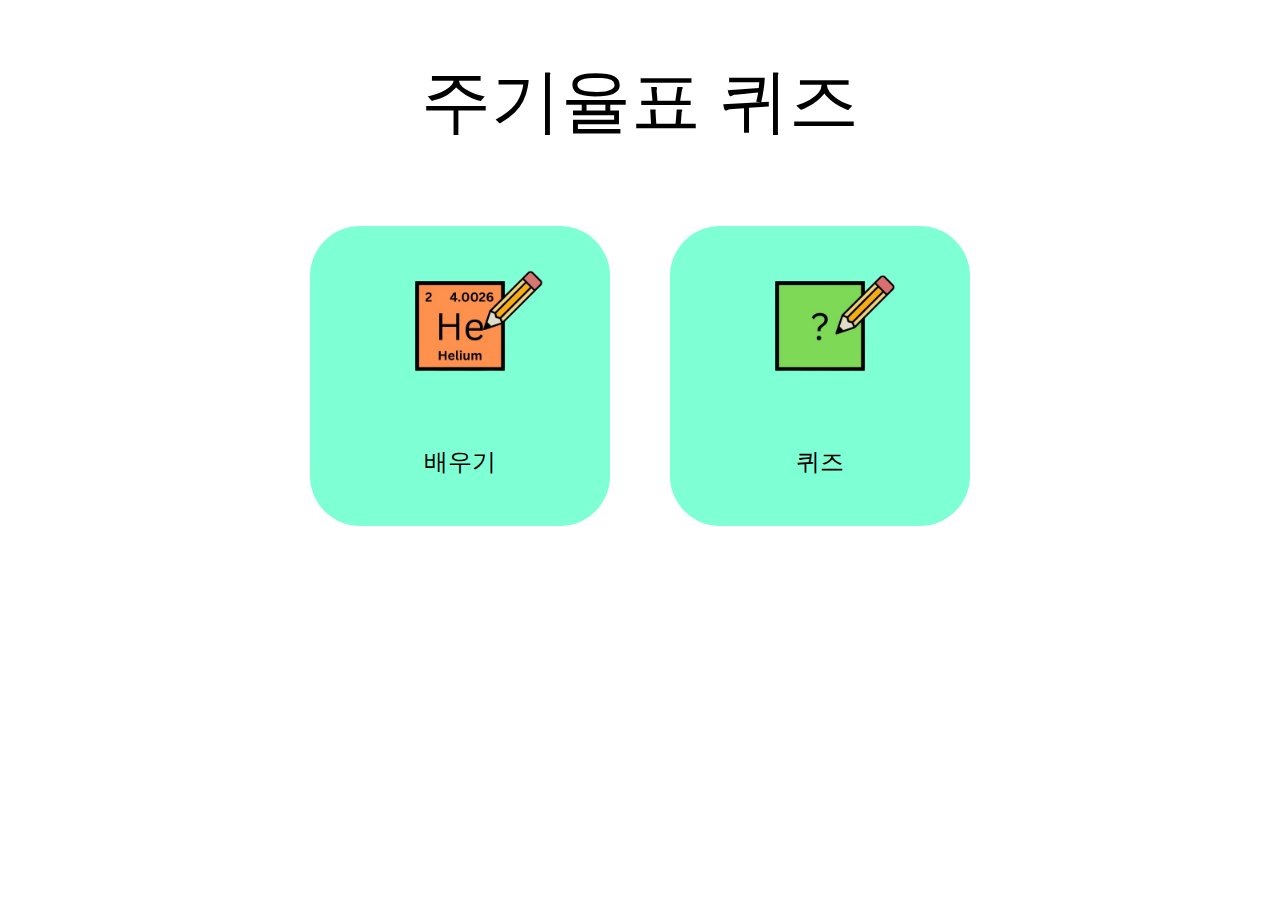
<file: index.html>
<!DOCTYPE html>
<html lang="ko-KR">
<head>
    <meta charset="UTF-8">
    <meta http-equiv="X-UA-Compatible" content="IE=edge">
    <meta name="viewport" content="width=device-width, initial-scale=1.0">
    <title>주기율표 퀴즈</title>
    <link rel="stylesheet" href="style.css">
</head>
<body>
    <h1 class="title">주기율표 퀴즈</h1>
    <div class="container">
        <div class="entry" id="learnEntry">
            <img src="Images/Learn.png" alt="주기율표 배우기 이미지" />
            <h2>배우기</h2>
        </div>
        <div onclick="location.href = 'quizz.html';" class="entry" id="quizEntry">
            <img src="Images/Quiz.png" alt="주기율표 퀴즈 이미지" />
            <h2>퀴즈</h2>
        </div>
    </div>
    <script src="script.js"></script>
</body>
</html>
</file>
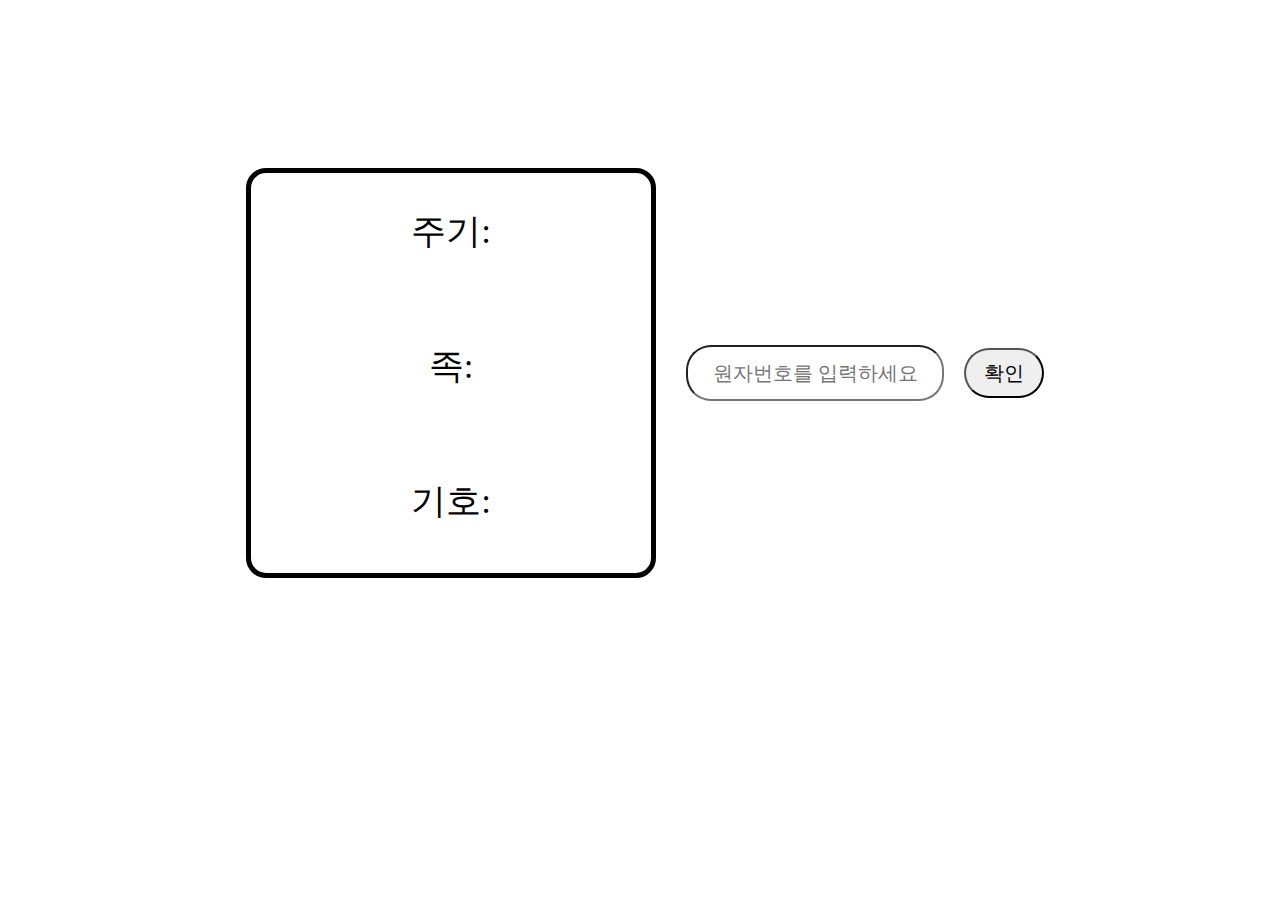
<file: numberQuiz.html>
<!DOCTYPE html>
<html lang="ko-KR">
<head>
    <meta charset="UTF-8">
    <meta http-equiv="X-UA-Compatible" content="IE=edge">
    <meta name="viewport" content="width=device-width, initial-scale=1.0">
    <title>주기율표 퀴즈</title>
    <link rel="stylesheet" href="style.css">
</head>
<body>
    <p class="title" id="result"</p>
    <div class="container">
        <div id="question">
            <h3 class="questionDetail" id="period">주기:</h3><br/>
            <h3 class="questionDetail" id="group">족:</h3><br/>
            <h3 class="questionDetail" id="symbol">기호:</h3>
        </div>
            <form>
                <input id="answer" type="text" placeholder="원자번호를 입력하세요" />
                <input id="submitButton" type="submit" value="확인"/>
            </form>
    </div>
    

    <script type="module" src="script.js"></script>
</body>
</html>
</file>
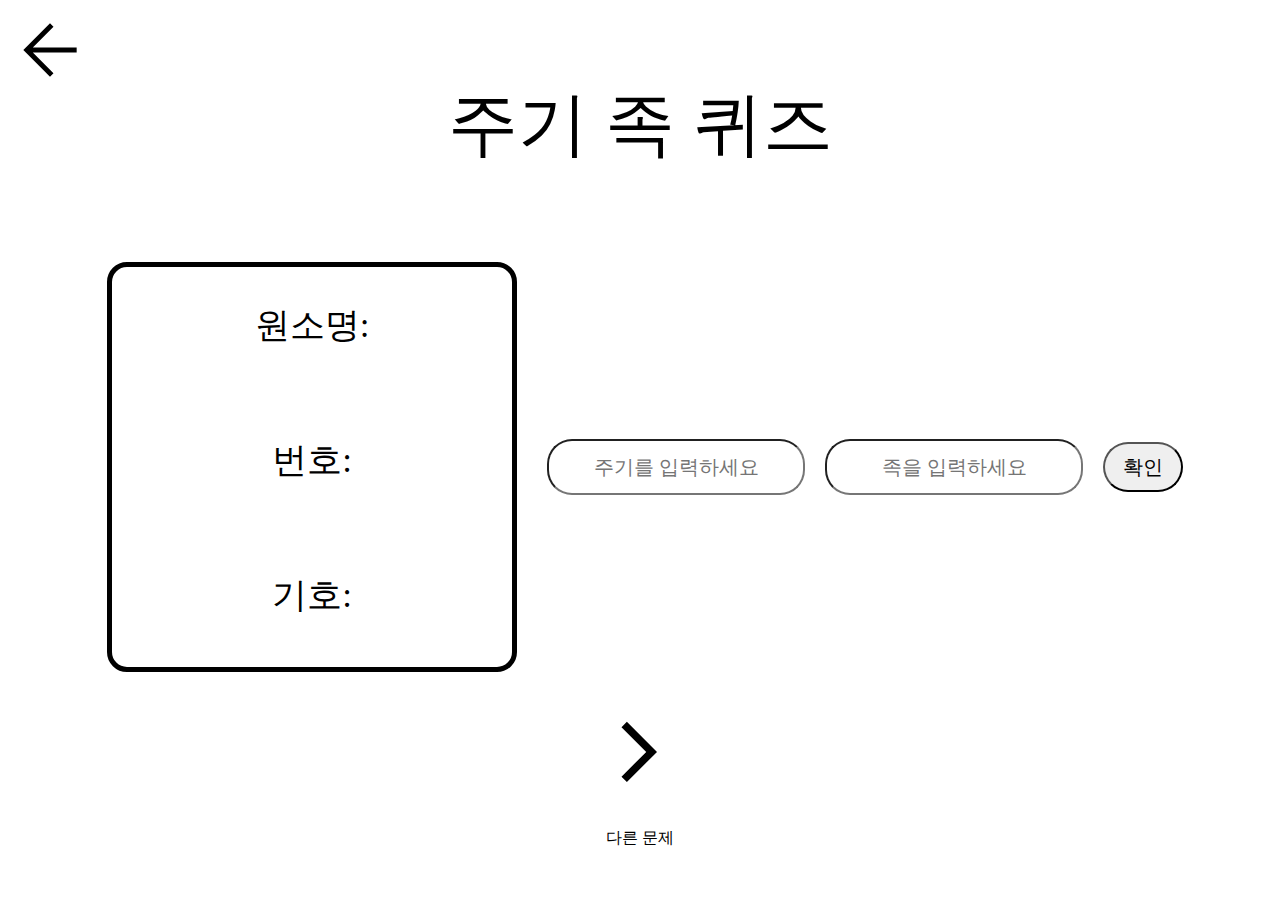
<file: periodAndGroupQuiz.html>
<!DOCTYPE html>
<html lang="ko-KR">
<head>
    <meta charset="UTF-8">
    <meta http-equiv="X-UA-Compatible" content="IE=edge">
    <meta name="viewport" content="width=device-width, initial-scale=1.0">
    <title>주기율표 퀴즈</title>
    <link rel="stylesheet" href="style.css">
</head>
<body>
    <img onclick="location.href='./quizz.html'" class="iconButton" id="previousButton" src="Images/previous page.svg" alt="돌아가기">
    <p class="title" id="result">주기 족 퀴즈</p>
    <div class="container">
        <div id="question">
            <h3 class="questionDetail" id="period">원소명:</h3><br/>
            <h3 class="questionDetail" id="group">번호:</h3><br/>
            <h3 class="questionDetail" id="symbol">기호:</h3>
        </div>
            <form>
                <input id="answer1" type="text" placeholder="주기를 입력하세요" />
                <input id="answer2" type="text" placeholder="족을 입력하세요" />
                <input id="submitButton" type="submit" value="확인"/>
            </form>
    </div>

    <img onclick="location.href='./periodAndGroupQuiz.html'" class="iconButton" id="nextButton" src="Images/next.svg" alt="다른 문제" />
    <p>다른 문제</p>
    
    <script type="module" src="periodAndGroupQuiz.js"></script>
</body>
</html>
</file>
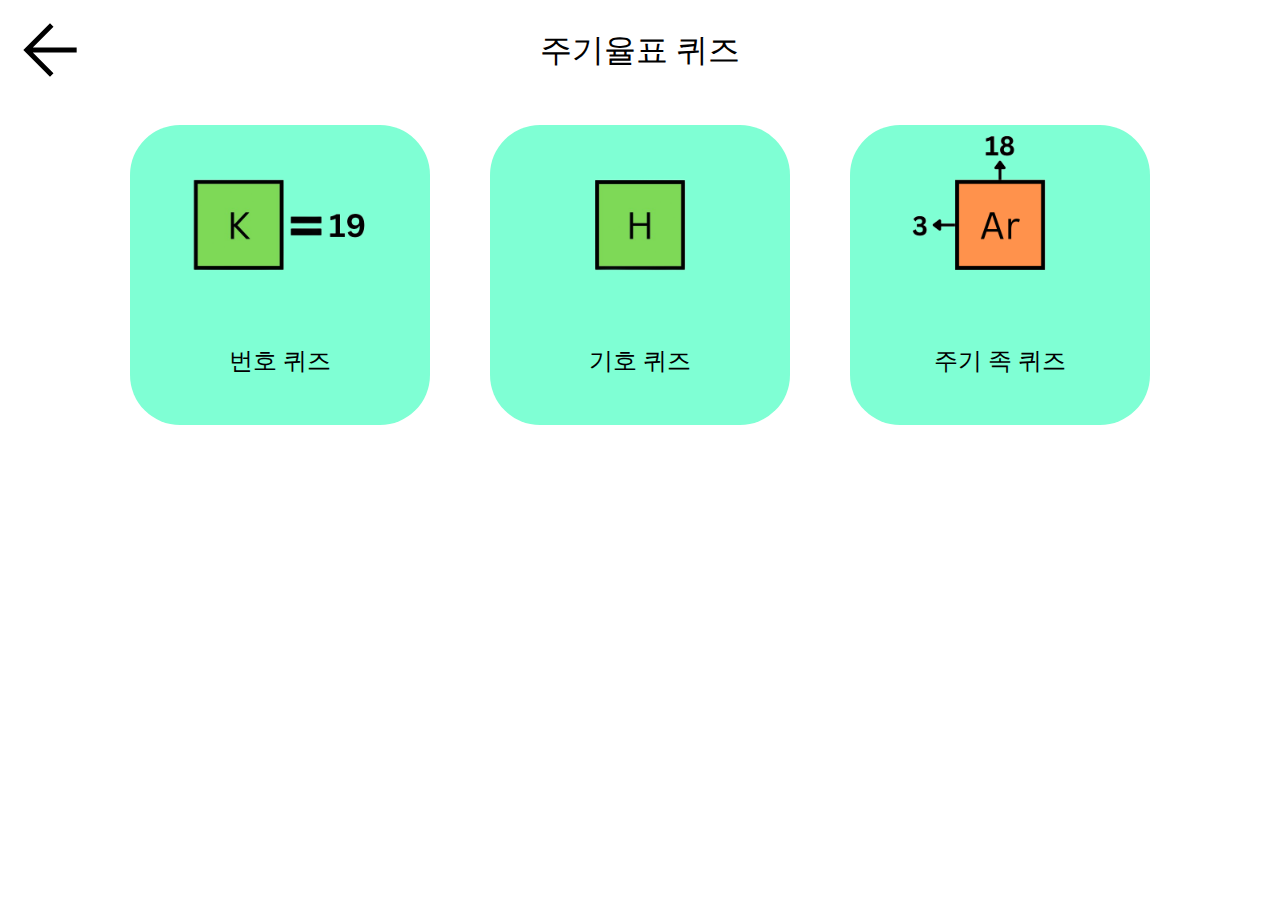
<file: quizz.html>
<!DOCTYPE html>
<html lang="ko-KR">
<head>
    <meta charset="UTF-8">
    <meta http-equiv="X-UA-Compatible" content="IE=edge">
    <meta name="viewport" content="width=device-width, initial-scale=1.0">
    <title>주기율표 퀴즈</title>
    <link rel="stylesheet" href="style.css">
</head>
<body>
    <img onclick="location.href='./index.html'" class="iconButton" id="previousButton" src="Images/previous page.svg" alt="돌아가기">
    <h1 id="title">주기율표 퀴즈</h1>
    <div class="container">
        <div onclick="location.href = 'numberQuiz.html';" class="entry">
            <img src="Images/number.png" alt="번호 퀴즈 이미지" />
            <h2>번호 퀴즈</h2>
        </div>
        <div onclick="location.href = 'symbolQuiz.html';" class="entry">
            <img src="Images/Symbol.png" alt="기호 퀴즈 이미지" />
            <h2>기호 퀴즈</h2>
        </div>
        <div onclick="location.href = 'periodAndGroupQuiz.html';" class="entry">
            <img src="Images/GroupPeriod.png" alt="주기 족 퀴즈 이미지" />
            <h2>주기 족 퀴즈</h2>
        </div>
    </div>

    <script src="script.js"></script>
</body>
</html>
</file>
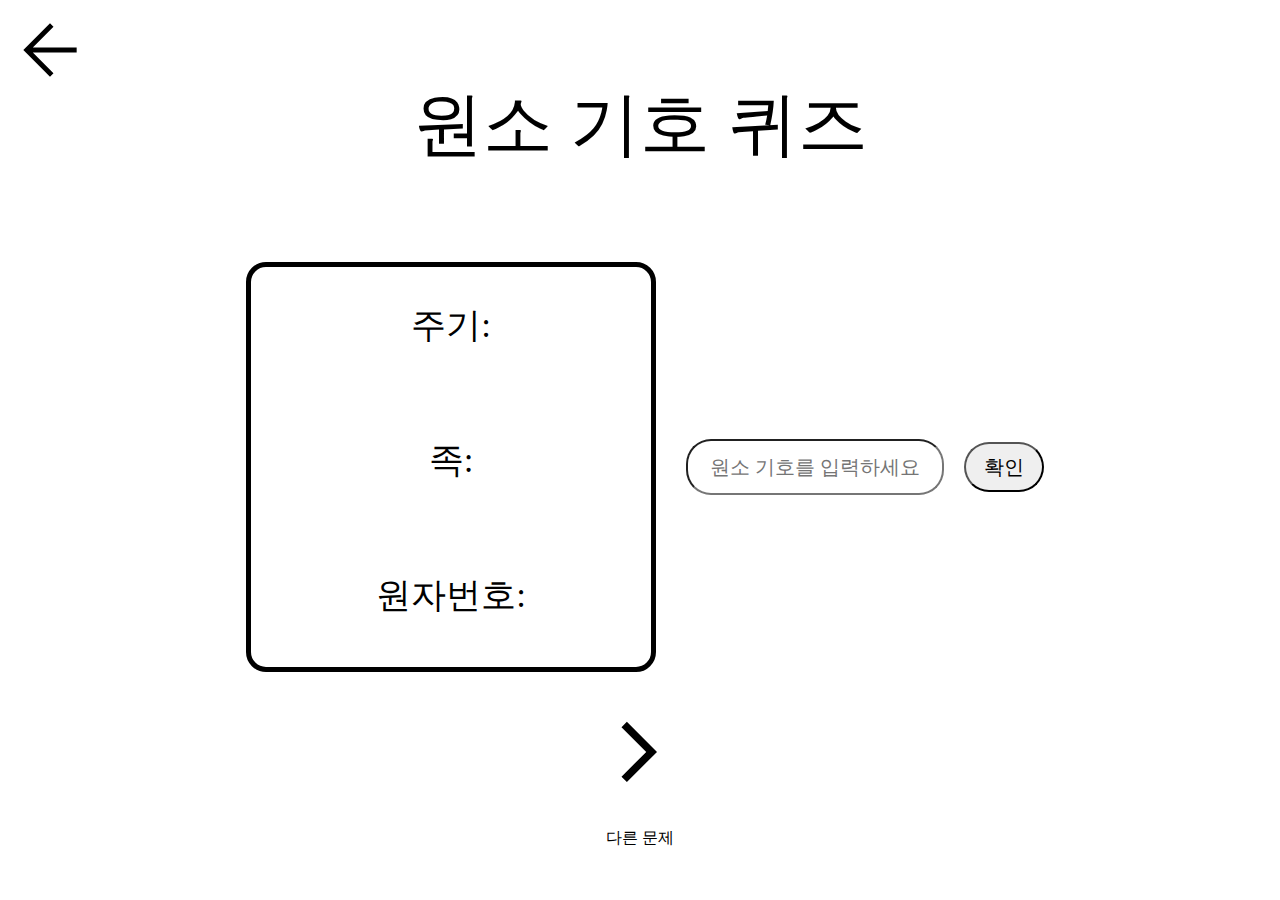
<file: symbolQuiz.html>
<!DOCTYPE html>
<html lang="ko-KR">
<head>
    <meta charset="UTF-8">
    <meta http-equiv="X-UA-Compatible" content="IE=edge">
    <meta name="viewport" content="width=device-width, initial-scale=1.0">
    <title>주기율표 퀴즈</title>
    <link rel="stylesheet" href="style.css">
</head>
<body>
    <img onclick="location.href='./quizz.html'" class="iconButton" id="previousButton" src="Images/previous page.svg" alt="돌아가기">
    <p class="title" id="result">원소 기호 퀴즈</p>
    <div class="container">
        <div id="question">
            <h3 class="questionDetail" id="period">주기:</h3><br/>
            <h3 class="questionDetail" id="group">족:</h3><br/>
            <h3 class="questionDetail" id="symbol">원자번호:</h3>
        </div>
            <form>
                <input id="answer" type="text" placeholder="원소 기호를 입력하세요" />
                <input id="submitButton" type="submit" value="확인"/>
            </form>
    </div>

    <img onclick="location.href='./symbolQuiz.html'" class="iconButton" id="nextButton" src="Images/next.svg" alt="다른 문제" />
    <p>다른 문제</p>
    
    <script type="module" src="symbolQuiz.js"></script>
</body>
</html>
</file>
<file: style.css>
* {
    text-align: center;
    font-family: "나눔 고딕", "맑은 고딕";
    font-weight: lighter;
}

body {
    display: flex;
    flex-direction: column;
    justify-content: center;
    align-items: center;
}

.title {
    text-align: center;
    font-family: "나눔 고딕", "맑은 고딕";
    font-weight: lighter;
    font-size: 70px;
}

.container {
    display: flex;
    flex-direction: row;
    flex-wrap: wrap;
    justify-content: center;
    font-weight: 900;
}

.entry {
    width: 300px;
    height: 300px;
    margin: 30px;
    background-color: aquamarine;
    border-radius: 50px;
    display: flex;
    flex-direction: column;
    transition: 0.2s ease;
}

.entry:hover {
    cursor: pointer;
    transform: scale(1.1);
    transition: 0.2s ease;
}


img {
    width: 200px;
    height: 200px;
    align-self: center;
    justify-self: center;
}

input {
    margin: 10px;
    font-size: 20px;
    height: 50px;
    border-radius: 25px;
}

input[type=text] {
    width: 250px;
}

input[type=submit] {
    width: 80px;
}

#question {
    margin: 20px;
    border: 5px black solid;
    border-radius: 20px;
    width: 400px;
    height: 400px;
}


form {
    display: flex;
    flex-wrap: wrap;
    align-items: center;
}

.questionDetail {
    font-size: 35px;
}

.iconButton {
    width: 120px;
    height: 120px;
    border-radius: 60px;
    transition: 0.5s ease;
}

.iconButton:hover {
    cursor: pointer;
    transform: scale(1.2);
    transition: 0.5s ease;
}

#previousButton {
    position: absolute;
    left: 0;
    top: 0;
    width: 80px;
    height: 80px;
    margin: 10px;
}

@media only screen and (max-width: 450px) {
    #question {
        width: 300px;
        height: 300px;
    }
        .questionDetail {
        font-size: 25px;
    }
    
    .title {
        font-size: 30px;
    }
}
</file>
